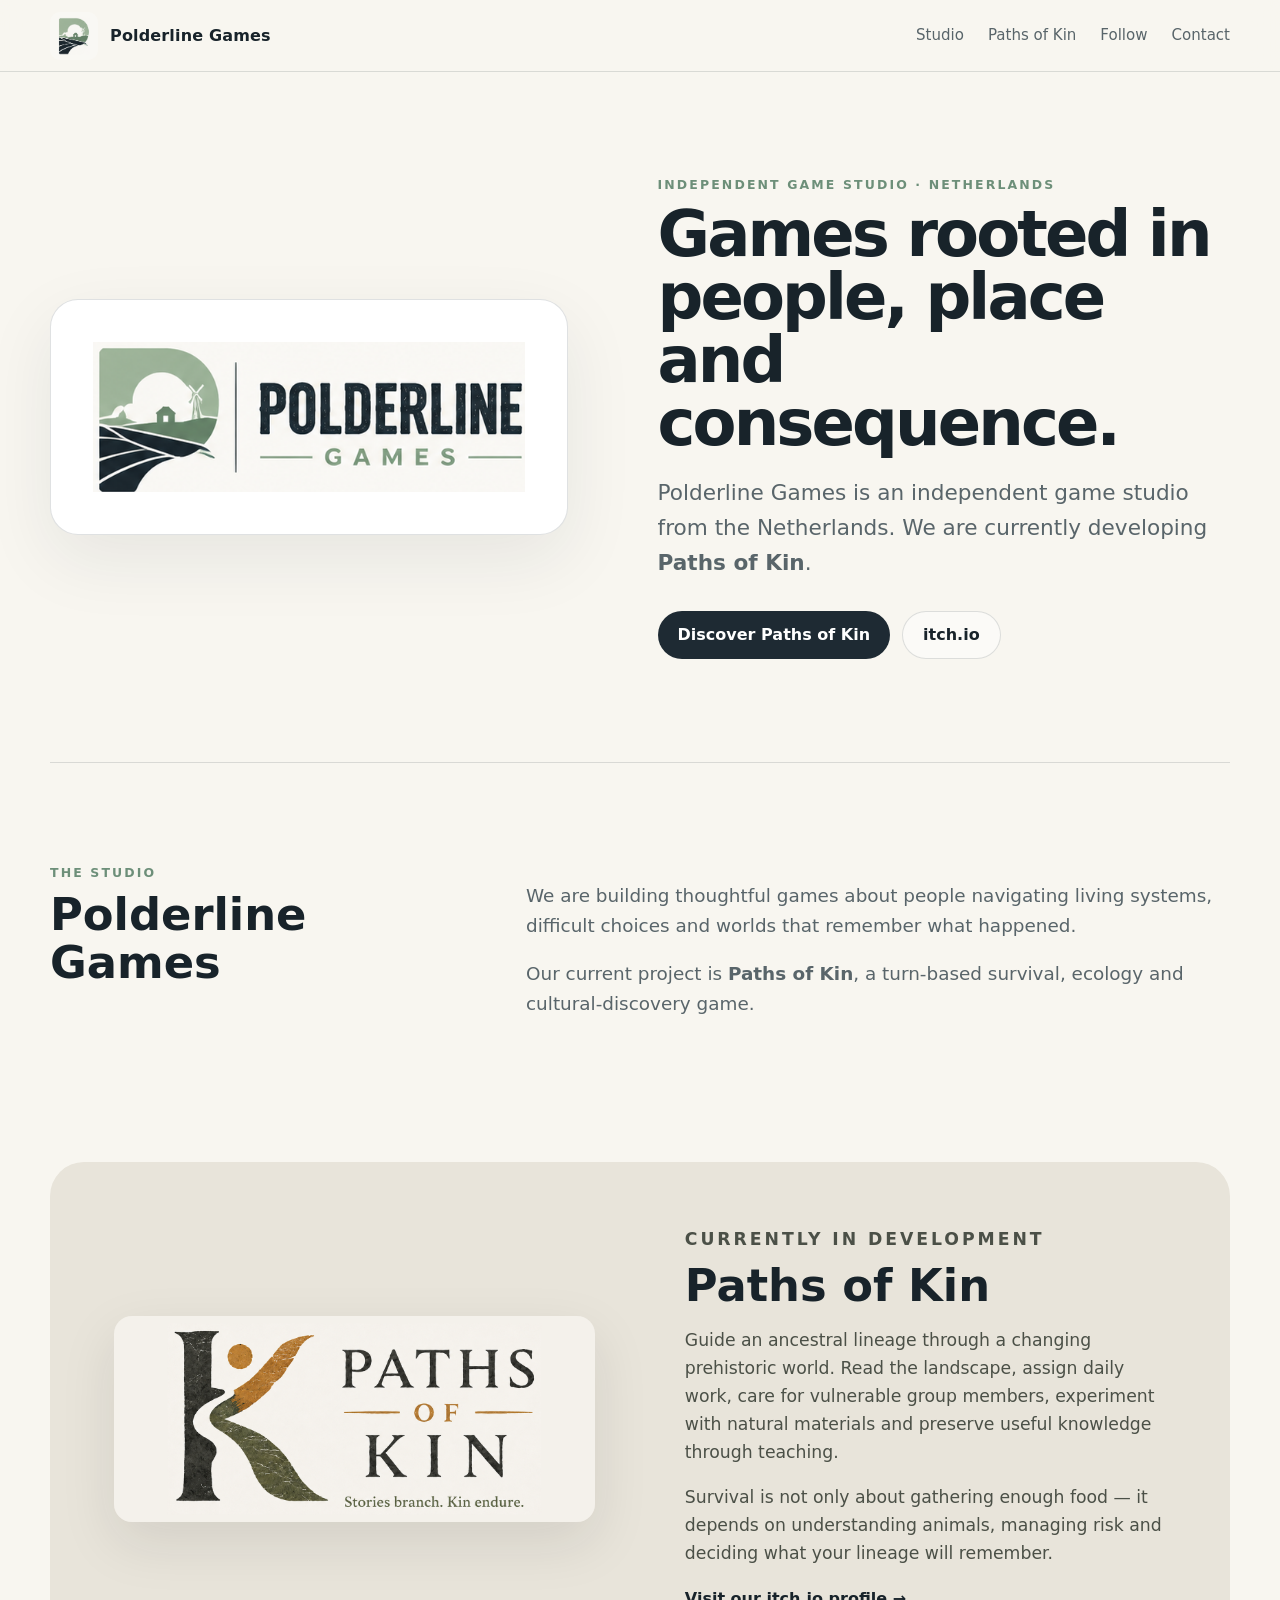
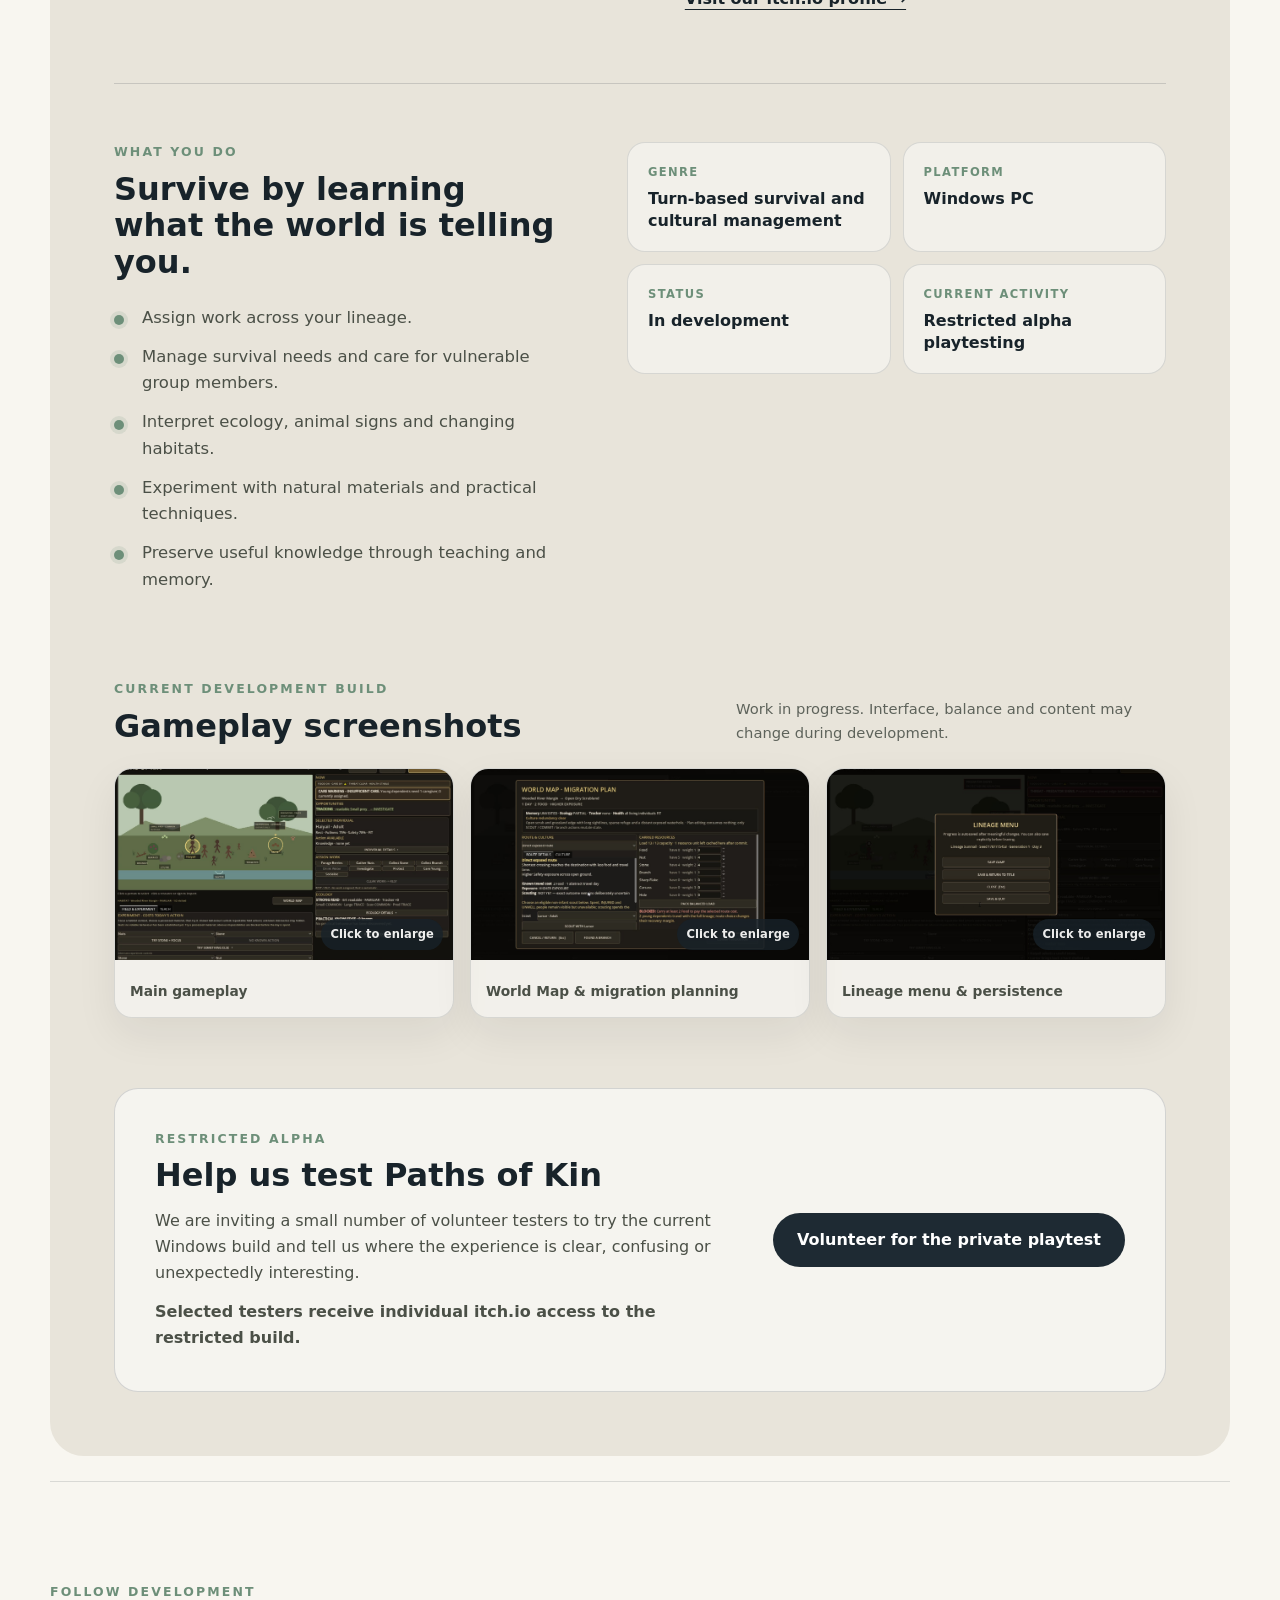
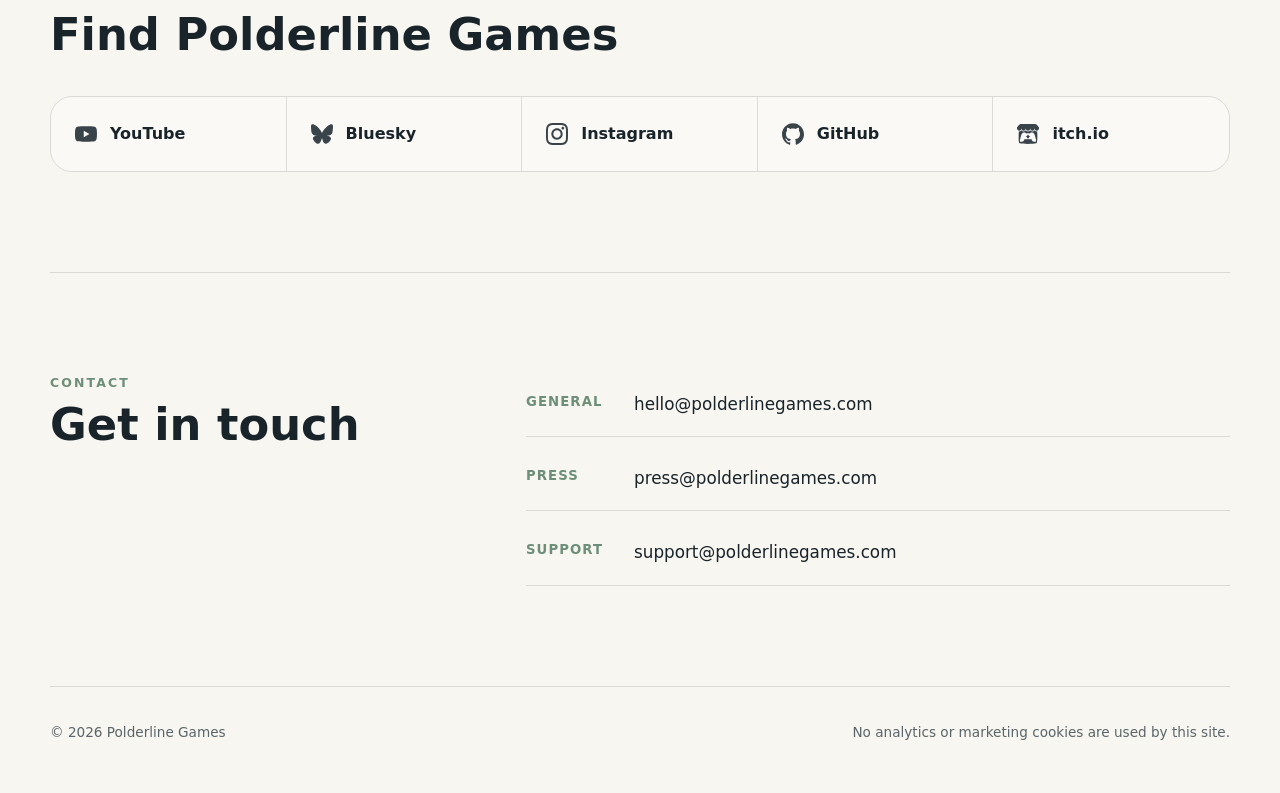
<file: index.html>
<!doctype html>
<html lang="en">
<head>
  <meta charset="utf-8">
  <meta name="viewport" content="width=device-width, initial-scale=1">
  <title>Polderline Games — Independent Game Studio</title>
  <meta name="description" content="Polderline Games is an independent game studio from the Netherlands, currently developing Paths of Kin.">
  <meta name="robots" content="index, follow">
  <meta name="theme-color" content="#1e2a33">
  <meta name="color-scheme" content="light">
  <link rel="canonical" href="https://polderlinegames.com/">
  <link rel="icon" href="/assets/favicon.png" type="image/png">
  <link rel="apple-touch-icon" href="/assets/polderline-games-icon.png">
  <meta property="og:type" content="website">
  <meta property="og:site_name" content="Polderline Games">
  <meta property="og:title" content="Polderline Games — Independent Game Studio">
  <meta property="og:description" content="Independent game studio from the Netherlands. Currently developing Paths of Kin.">
  <meta property="og:url" content="https://polderlinegames.com/">
  <meta property="og:image" content="https://polderlinegames.com/assets/social-card.png">
  <meta property="og:image:width" content="1200">
  <meta property="og:image:height" content="630">
  <meta property="og:image:alt" content="Polderline Games — independent game studio from the Netherlands">
  <script type="application/ld+json">
  {
    "@context": "https://schema.org",
    "@type": "Organization",
    "name": "Polderline Games",
    "url": "https://polderlinegames.com/",
    "logo": "https://polderlinegames.com/assets/polderline-games-icon.png",
    "description": "Independent game studio from the Netherlands. Currently developing Paths of Kin.",
    "sameAs": [
      "https://www.youtube.com/@PolderlineGames",
      "https://bsky.app/profile/polderlinegames.com",
      "https://www.instagram.com/polderlinegames/",
      "https://github.com/polderlinegames",
      "https://polderlinegames.itch.io/"
    ]
  }
  </script>
  <link rel="stylesheet" href="/styles.css">
  <script src="/gallery.js" defer></script>
</head>
<body>
  <header class="site-header">
    <a class="brand" href="#top" aria-label="Polderline Games home">
      <img src="assets/polderline-games-icon.png" alt="" width="48" height="48">
      <span>Polderline Games</span>
    </a>
    <nav aria-label="Primary navigation">
      <a href="#studio">Studio</a>
      <a href="#paths-of-kin">Paths of Kin</a>
      <a href="#follow">Follow</a>
      <a href="#contact">Contact</a>
    </nav>
  </header>
  <main id="top">
    <section class="hero" aria-labelledby="hero-title">
      <div class="hero-mark">
        <img src="assets/polderline-games-logo.png" alt="Polderline Games">
      </div>
      <div class="hero-copy">
        <p class="eyebrow">Independent game studio · Netherlands</p>
        <h1 id="hero-title">Games rooted in people, place and consequence.</h1>
        <p class="lead">Polderline Games is an independent game studio from the Netherlands. We are currently developing <strong>Paths of Kin</strong>.</p>
        <div class="actions">
          <a class="button primary" href="#paths-of-kin">Discover Paths of Kin</a>
          <a class="button secondary" href="https://polderlinegames.itch.io/" rel="me">itch.io</a>
        </div>
      </div>
    </section>
    <section id="studio" class="section studio-section">
      <div>
        <p class="eyebrow">The studio</p>
        <h2>Polderline Games</h2>
      </div>
      <div class="prose">
        <p>We are building thoughtful games about people navigating living systems, difficult choices and worlds that remember what happened.</p>
        <p>Our current project is <strong>Paths of Kin</strong>, a turn-based survival, ecology and cultural-discovery game.</p>
      </div>
    </section>

    <section id="paths-of-kin" class="game-section" aria-labelledby="pok-heading">
      <div class="game-overview">
        <div class="game-art">
          <img src="assets/paths-of-kin-logo.png" alt="Paths of Kin — Stories branch. Kin endure.">
        </div>
        <div class="game-copy">
          <p class="eyebrow">Currently in development</p>
          <h2 id="pok-heading">Paths of Kin</h2>
          <p>Guide an ancestral lineage through a changing prehistoric world. Read the landscape, assign daily work, care for vulnerable group members, experiment with natural materials and preserve useful knowledge through teaching.</p>
          <p>Survival is not only about gathering enough food — it depends on understanding animals, managing risk and deciding what your lineage will remember.</p>
          <a class="text-link" href="https://polderlinegames.itch.io/">Visit our itch.io profile →</a>
        </div>
      </div>

      <div class="game-details" aria-label="Paths of Kin overview">
        <div class="what-you-do">
          <p class="eyebrow">What you do</p>
          <h3>Survive by learning what the world is telling you.</h3>
          <ul class="feature-list">
            <li>Assign work across your lineage.</li>
            <li>Manage survival needs and care for vulnerable group members.</li>
            <li>Interpret ecology, animal signs and changing habitats.</li>
            <li>Experiment with natural materials and practical techniques.</li>
            <li>Preserve useful knowledge through teaching and memory.</li>
          </ul>
        </div>

        <dl class="quick-info" aria-label="Paths of Kin quick information">
          <div>
            <dt>Genre</dt>
            <dd>Turn-based survival and cultural management</dd>
          </div>
          <div>
            <dt>Platform</dt>
            <dd>Windows PC</dd>
          </div>
          <div>
            <dt>Status</dt>
            <dd>In development</dd>
          </div>
          <div>
            <dt>Current activity</dt>
            <dd>Restricted alpha playtesting</dd>
          </div>
        </dl>
      </div>

      <div class="screenshot-heading">
        <div>
          <p class="eyebrow">Current development build</p>
          <h3>Gameplay screenshots</h3>
        </div>
        <p>Work in progress. Interface, balance and content may change during development.</p>
      </div>

      <div class="screenshot-grid" aria-label="Paths of Kin gameplay gallery">
        <figure>
          <button class="screenshot-open" type="button" data-gallery-index="0" aria-label="Enlarge Main gameplay screenshot">
            <img src="assets/gameplay/main-gameplay.jpg" alt="Paths of Kin main gameplay screen showing the lineage, habitat, daily work assignments and ecology information." loading="lazy" decoding="async">
            <span class="screenshot-zoom-hint" aria-hidden="true">Click to enlarge</span>
          </button>
          <figcaption>Main gameplay</figcaption>
        </figure>
        <figure>
          <button class="screenshot-open" type="button" data-gallery-index="1" aria-label="Enlarge World Map and migration planning screenshot">
            <img src="assets/gameplay/world-map.jpg" alt="Paths of Kin World Map migration planning screen showing route, destination and carried resources." loading="lazy" decoding="async">
            <span class="screenshot-zoom-hint" aria-hidden="true">Click to enlarge</span>
          </button>
          <figcaption>World Map &amp; migration planning</figcaption>
        </figure>
        <figure>
          <button class="screenshot-open" type="button" data-gallery-index="2" aria-label="Enlarge Lineage menu and persistence screenshot">
            <img src="assets/gameplay/lineage-menu.jpg" alt="Paths of Kin Lineage Menu showing the current lineage summary and save options." loading="lazy" decoding="async">
            <span class="screenshot-zoom-hint" aria-hidden="true">Click to enlarge</span>
          </button>
          <figcaption>Lineage menu &amp; persistence</figcaption>
        </figure>
      </div>

      <dialog class="screenshot-lightbox" id="screenshot-lightbox" aria-labelledby="lightbox-caption">
        <div class="lightbox-panel">
          <div class="lightbox-toolbar">
            <p class="lightbox-count" id="lightbox-count" aria-live="polite"></p>
            <button class="lightbox-close" type="button" aria-label="Close enlarged screenshot">×</button>
          </div>
          <div class="lightbox-image-wrap">
            <button class="lightbox-nav lightbox-prev" type="button" aria-label="Previous screenshot">‹</button>
            <img class="lightbox-image" src="assets/gameplay/main-gameplay.jpg" alt="">
            <button class="lightbox-nav lightbox-next" type="button" aria-label="Next screenshot">›</button>
          </div>
          <p class="lightbox-caption" id="lightbox-caption"></p>
        </div>
      </dialog>

      <div class="playtest-callout">
        <div>
          <p class="eyebrow">Restricted alpha</p>
          <h3>Help us test Paths of Kin</h3>
          <p>We are inviting a small number of volunteer testers to try the current Windows build and tell us where the experience is clear, confusing or unexpectedly interesting.</p>
          <p class="playtest-note">Selected testers receive individual itch.io access to the restricted build.</p>
        </div>
        <a class="button primary playtest-button" href="mailto:playtest@polderlinegames.com">Volunteer for the private playtest</a>
      </div>
    </section>

    <section id="follow" class="section follow-section">
      <p class="eyebrow">Follow development</p>
      <h2>Find Polderline Games</h2>
      <div class="social-grid">
        <a href="https://www.youtube.com/@PolderlineGames" rel="me" aria-label="Polderline Games on YouTube">
          <img class="social-icon" src="/assets/social/youtube.svg" alt="" aria-hidden="true">
          <span>YouTube</span>
        </a>
        <a href="https://bsky.app/profile/polderlinegames.com" rel="me" aria-label="Polderline Games on Bluesky">
          <img class="social-icon" src="/assets/social/bluesky.svg" alt="" aria-hidden="true">
          <span>Bluesky</span>
        </a>
        <a href="https://www.instagram.com/polderlinegames/" rel="me" aria-label="Polderline Games on Instagram">
          <img class="social-icon" src="/assets/social/instagram.svg" alt="" aria-hidden="true">
          <span>Instagram</span>
        </a>
        <a href="https://github.com/polderlinegames" rel="me" aria-label="Polderline Games on GitHub">
          <img class="social-icon" src="/assets/social/github.svg" alt="" aria-hidden="true">
          <span>GitHub</span>
        </a>
        <a href="https://polderlinegames.itch.io/" rel="me" aria-label="Polderline Games on itch.io">
          <img class="social-icon" src="/assets/social/itchdotio.svg" alt="" aria-hidden="true">
          <span>itch.io</span>
        </a>
      </div>
    </section>
    <section id="contact" class="section contact-section">
      <div>
        <p class="eyebrow">Contact</p>
        <h2>Get in touch</h2>
      </div>
      <div class="contact-links">
        <a href="mailto:hello@polderlinegames.com"><span>General</span>hello@polderlinegames.com</a>
        <a href="mailto:press@polderlinegames.com"><span>Press</span>press@polderlinegames.com</a>
        <a href="mailto:support@polderlinegames.com"><span>Support</span>support@polderlinegames.com</a>
      </div>
    </section>
  </main>
  <footer>
    <span>© 2026 Polderline Games</span>
    <span>No analytics or marketing cookies are used by this site.</span>
  </footer>
</body>
</html>
</file>
<file: styles.css>
/* P1-PUBLIC.1C.1 — Polderline Games one-page foundation */
:root {
  --water: #1e2a33;
  --green: #6d8f79;
  --mist: #a9c1ae;
  --sand: #e8e4da;
  --paper: #f8f6f0;
  --ink: #18232a;
  --muted: #59656a;
  --line: rgba(30,42,51,.14);
  --max: 1180px;
}
* { box-sizing: border-box; }
html { scroll-behavior: smooth; }
body {
  margin: 0;
  background: var(--paper);
  color: var(--ink);
  font-family: Inter, ui-sans-serif, system-ui, -apple-system, BlinkMacSystemFont, "Segoe UI", sans-serif;
  line-height: 1.62;
}
img { max-width: 100%; display: block; }
a { color: inherit; }
.site-header {
  position: sticky;
  top: 0;
  z-index: 20;
  min-height: 72px;
  display: flex;
  align-items: center;
  justify-content: space-between;
  gap: 28px;
  padding: 10px max(24px, calc((100vw - var(--max))/2));
  background: rgba(248,246,240,.94);
  border-bottom: 1px solid var(--line);
  backdrop-filter: blur(14px);
}
.brand {
  display: flex;
  align-items: center;
  gap: 12px;
  text-decoration: none;
  font-weight: 800;
  letter-spacing: .01em;
}
.brand img { width: 48px; height: 48px; border-radius: 10px; }
nav { display: flex; gap: 24px; }
nav a { text-decoration: none; font-size: .94rem; color: var(--muted); }
nav a:hover { color: var(--ink); }
.hero, .section, .game-section {
  width: min(var(--max), calc(100% - 48px));
  margin-inline: auto;
}
.hero {
  min-height: 690px;
  display: grid;
  grid-template-columns: minmax(340px,.95fr) minmax(360px,1.05fr);
  gap: clamp(50px,7vw,100px);
  align-items: center;
  padding: 90px 0;
}
.hero-mark {
  padding: 42px;
  background: #fff;
  border: 1px solid var(--line);
  border-radius: 28px;
  box-shadow: 0 24px 70px rgba(30,42,51,.08);
}
.hero-copy h1 {
  margin: 8px 0 18px;
  max-width: 700px;
  font-size: clamp(2.7rem, 5vw, 5.3rem);
  line-height: .98;
  letter-spacing: -.045em;
}
.eyebrow {
  margin: 0;
  color: var(--green);
  font-size: .78rem;
  font-weight: 800;
  letter-spacing: .17em;
  text-transform: uppercase;
}
.lead { font-size: clamp(1.1rem,2vw,1.35rem); color: var(--muted); max-width: 680px; }
.actions { display: flex; flex-wrap: wrap; gap: 12px; margin-top: 30px; }
.button {
  display: inline-flex;
  align-items: center;
  justify-content: center;
  min-height: 48px;
  padding: 0 20px;
  border-radius: 999px;
  text-decoration: none;
  font-weight: 750;
}
.button.primary { background: var(--water); color: #fff; }
.button.secondary { border: 1px solid var(--line); background: rgba(255,255,255,.45); }
.button:hover { transform: translateY(-1px); }
.section {
  padding: 100px 0;
  border-top: 1px solid var(--line);
}
.studio-section, .contact-section {
  display: grid;
  grid-template-columns: .72fr 1.28fr;
  gap: 80px;
}
h2 { margin: 8px 0 0; font-size: clamp(2rem,3.5vw,3.4rem); line-height: 1.06; }
h3 { margin: 8px 0 0; font-size: clamp(1.45rem,2.5vw,2.15rem); line-height: 1.15; }
.prose { max-width: 700px; font-size: 1.15rem; color: var(--muted); }
.game-section {
  margin-top: 25px;
  margin-bottom: 25px;
  padding: clamp(34px,5vw,70px);
  border-radius: 34px;
  background: var(--sand);
}
.game-overview {
  display: grid;
  grid-template-columns: 1fr 1fr;
  gap: clamp(46px,7vw,90px);
  align-items: center;
}
.game-art img {
  width: 100%;
  border-radius: 18px;
  box-shadow: 0 20px 55px rgba(28,31,33,.10);
}
.game-copy p { color: #4b5047; font-size: 1.08rem; }
.text-link { font-weight: 800; text-decoration-thickness: 1px; text-underline-offset: 5px; }

/* P2-PUBLIC.4 — restricted playtest recruitment readiness */
.game-details {
  margin-top: clamp(44px,6vw,72px);
  padding-top: clamp(36px,5vw,58px);
  border-top: 1px solid rgba(30,42,51,.16);
  display: grid;
  grid-template-columns: minmax(0,.9fr) minmax(0,1.1fr);
  gap: clamp(36px,6vw,72px);
  align-items: start;
}
.what-you-do h3 { max-width: 520px; }
.feature-list {
  margin: 24px 0 0;
  padding: 0;
  list-style: none;
  display: grid;
  gap: 12px;
}
.feature-list li {
  position: relative;
  padding-left: 28px;
  color: #4b5047;
  font-size: 1.03rem;
}
.feature-list li::before {
  content: "";
  position: absolute;
  left: 0;
  top: .63em;
  width: 10px;
  height: 10px;
  border-radius: 50%;
  background: var(--green);
  box-shadow: 0 0 0 4px rgba(109,143,121,.14);
}
.quick-info {
  margin: 0;
  display: grid;
  grid-template-columns: repeat(2,minmax(0,1fr));
  gap: 12px;
}
.quick-info div {
  min-width: 0;
  padding: 20px;
  border: 1px solid rgba(30,42,51,.13);
  border-radius: 18px;
  background: rgba(255,255,255,.43);
}
.quick-info dt {
  margin-bottom: 6px;
  color: var(--green);
  font-size: .72rem;
  font-weight: 850;
  letter-spacing: .12em;
  text-transform: uppercase;
}
.quick-info dd {
  margin: 0;
  color: var(--ink);
  font-weight: 750;
  line-height: 1.35;
}
.screenshot-heading {
  margin-top: clamp(50px,7vw,86px);
  display: flex;
  align-items: end;
  justify-content: space-between;
  gap: 28px;
}
.screenshot-heading > p {
  max-width: 430px;
  margin: 0;
  color: #5e635b;
  font-size: .92rem;
}
.screenshot-grid {
  margin-top: 24px;
  display: grid;
  grid-template-columns: repeat(3,minmax(0,1fr));
  gap: 16px;
}
.screenshot-grid figure {
  margin: 0;
  min-width: 0;
  overflow: hidden;
  border: 1px solid rgba(30,42,51,.13);
  border-radius: 18px;
  background: rgba(255,255,255,.45);
  box-shadow: 0 16px 42px rgba(28,31,33,.07);
}
.screenshot-grid img {
  width: 100%;
  aspect-ratio: 16 / 9;
  object-fit: cover;
  background: #12120f;
}
.screenshot-grid figcaption {
  padding: 13px 15px 14px;
  color: #4b5047;
  font-size: .86rem;
  font-weight: 780;
}
.playtest-callout {
  margin-top: clamp(42px,6vw,70px);
  padding: clamp(26px,4vw,40px);
  display: grid;
  grid-template-columns: minmax(0,1fr) auto;
  gap: 32px;
  align-items: center;
  border: 1px solid rgba(30,42,51,.16);
  border-radius: 24px;
  background: rgba(255,255,255,.58);
}
.playtest-callout p:not(.eyebrow) {
  max-width: 760px;
  margin: 14px 0 0;
  color: #4b5047;
}
.playtest-note { font-weight: 750; }
.playtest-button {
  min-height: 54px;
  padding-inline: 24px;
  text-align: center;
  white-space: nowrap;
}

.follow-section h2 { max-width: 720px; }
.social-grid {
  margin-top: 38px;
  display: grid;
  grid-template-columns: repeat(5,1fr);
  border: 1px solid var(--line);
  border-radius: 22px;
  overflow: hidden;
}
.social-grid a {
  display: flex;
  align-items: center;
  justify-content: flex-start;
  gap: 13px;
  min-width: 0;
  padding: 24px;
  text-decoration: none;
  font-weight: 750;
  border-right: 1px solid var(--line);
  background: rgba(255,255,255,.35);
}
.social-icon {
  width: 22px;
  height: 22px;
  flex: 0 0 22px;
  opacity: .88;
}
.social-grid a:last-child { border-right: 0; }
.social-grid a:hover { background: #fff; }
.social-grid a:hover .social-icon { opacity: 1; }
.contact-links { display: grid; gap: 10px; }
.contact-links a {
  display: grid;
  grid-template-columns: 90px 1fr;
  gap: 18px;
  padding: 18px 0;
  border-bottom: 1px solid var(--line);
  text-decoration: none;
  font-size: 1.05rem;
}
.contact-links span { color: var(--green); font-size: .83rem; font-weight: 800; text-transform: uppercase; letter-spacing: .08em; }
footer {
  width: min(var(--max), calc(100% - 48px));
  margin: 0 auto;
  padding: 34px 0 50px;
  border-top: 1px solid var(--line);
  display: flex;
  justify-content: space-between;
  gap: 20px;
  color: var(--muted);
  font-size: .85rem;
}
@media (max-width: 920px) {
  .screenshot-grid { grid-template-columns: 1fr; }
  .screenshot-grid img { aspect-ratio: auto; }
  .playtest-callout { grid-template-columns: 1fr; }
  .playtest-button { justify-self: start; white-space: normal; }
}
@media (max-width: 820px) {
  .site-header { position: static; align-items: flex-start; }
  nav { display: none; }
  .hero { min-height: auto; grid-template-columns: 1fr; padding: 55px 0 80px; }
  .hero-mark { padding: 22px; }
  .studio-section, .contact-section, .game-overview, .game-details { grid-template-columns: 1fr; gap: 34px; }
  .section { padding: 76px 0; }
  .game-section { padding: 28px; }
  .quick-info { grid-template-columns: 1fr; }
  .screenshot-heading { align-items: flex-start; flex-direction: column; }
  .social-grid { grid-template-columns: 1fr; }
  .social-grid a { border-right: 0; border-bottom: 1px solid var(--line); }
  .social-grid a:last-child { border-bottom: 0; }
  footer { flex-direction: column; }
}
@media (max-width: 520px) {
  .hero, .section, .game-section, footer { width: min(var(--max), calc(100% - 32px)); }
  .game-section { padding: 22px; border-radius: 24px; }
  .playtest-callout { padding: 22px; }
  .playtest-button { width: 100%; }
}
@media (prefers-reduced-motion: reduce) {
  html { scroll-behavior: auto; }
  .button:hover { transform: none; }
}

/* P1-PUBLIC.1C.4 — keyboard/accessibility launch hardening */
a:focus-visible {
  outline: 3px solid var(--green);
  outline-offset: 4px;
  border-radius: 4px;
}

/* Website Hotfix v1.0.2 — expandable gameplay screenshots */
.screenshot-open {
  position: relative;
  width: 100%;
  padding: 0;
  border: 0;
  background: #12120f;
  color: inherit;
  font: inherit;
  text-align: left;
  cursor: zoom-in;
}
.screenshot-open:focus-visible {
  outline: 3px solid var(--water);
  outline-offset: -3px;
}
.screenshot-zoom-hint {
  position: absolute;
  right: 10px;
  bottom: 10px;
  padding: 6px 9px;
  border-radius: 999px;
  background: rgba(24,35,42,.88);
  color: #fff;
  font-size: .72rem;
  font-weight: 800;
  letter-spacing: .01em;
  opacity: .92;
}
.screenshot-lightbox {
  width: min(1240px, calc(100% - 32px));
  max-width: none;
  max-height: calc(100% - 32px);
  margin: auto;
  padding: 0;
  border: 0;
  border-radius: 22px;
  overflow: hidden;
  background: #11181d;
  color: #fff;
  box-shadow: 0 32px 90px rgba(0,0,0,.38);
}
.screenshot-lightbox::backdrop {
  background: rgba(10,14,17,.84);
  backdrop-filter: blur(3px);
}
.lightbox-panel { min-width: 0; }
.lightbox-toolbar {
  min-height: 54px;
  display: flex;
  align-items: center;
  justify-content: space-between;
  gap: 20px;
  padding: 8px 10px 8px 18px;
  border-bottom: 1px solid rgba(255,255,255,.12);
}
.lightbox-count {
  margin: 0;
  color: rgba(255,255,255,.72);
  font-size: .82rem;
  font-weight: 750;
}
.lightbox-close,
.lightbox-nav {
  border: 0;
  color: #fff;
  background: rgba(255,255,255,.10);
  cursor: pointer;
}
.lightbox-close {
  width: 42px;
  height: 42px;
  border-radius: 50%;
  font-size: 1.8rem;
  line-height: 1;
}
.lightbox-image-wrap {
  display: grid;
  grid-template-columns: 58px minmax(0,1fr) 58px;
  align-items: center;
  gap: 12px;
  padding: 16px;
}
.lightbox-image {
  width: 100%;
  max-height: 76vh;
  object-fit: contain;
  margin: 0 auto;
  background: #0a0d0f;
}
.lightbox-nav {
  width: 52px;
  height: 58px;
  border-radius: 14px;
  font-size: 2.2rem;
  line-height: 1;
}
.lightbox-close:hover,
.lightbox-nav:hover { background: rgba(255,255,255,.18); }
.lightbox-close:focus-visible,
.lightbox-nav:focus-visible {
  outline: 3px solid #fff;
  outline-offset: 2px;
}
.lightbox-caption {
  margin: 0;
  padding: 0 20px 18px;
  text-align: center;
  color: rgba(255,255,255,.88);
  font-size: .94rem;
  font-weight: 750;
}
@media (max-width: 680px) {
  .screenshot-lightbox {
    width: calc(100% - 16px);
    max-height: calc(100% - 16px);
    border-radius: 16px;
  }
  .lightbox-image-wrap {
    grid-template-columns: 46px minmax(0,1fr) 46px;
    gap: 6px;
    padding: 10px 8px;
  }
  .lightbox-nav {
    width: 42px;
    height: 50px;
  }
  .lightbox-caption { padding-inline: 14px; }
}
@media (prefers-reduced-motion: reduce) {
  .screenshot-lightbox::backdrop { backdrop-filter: none; }
}
</file>
